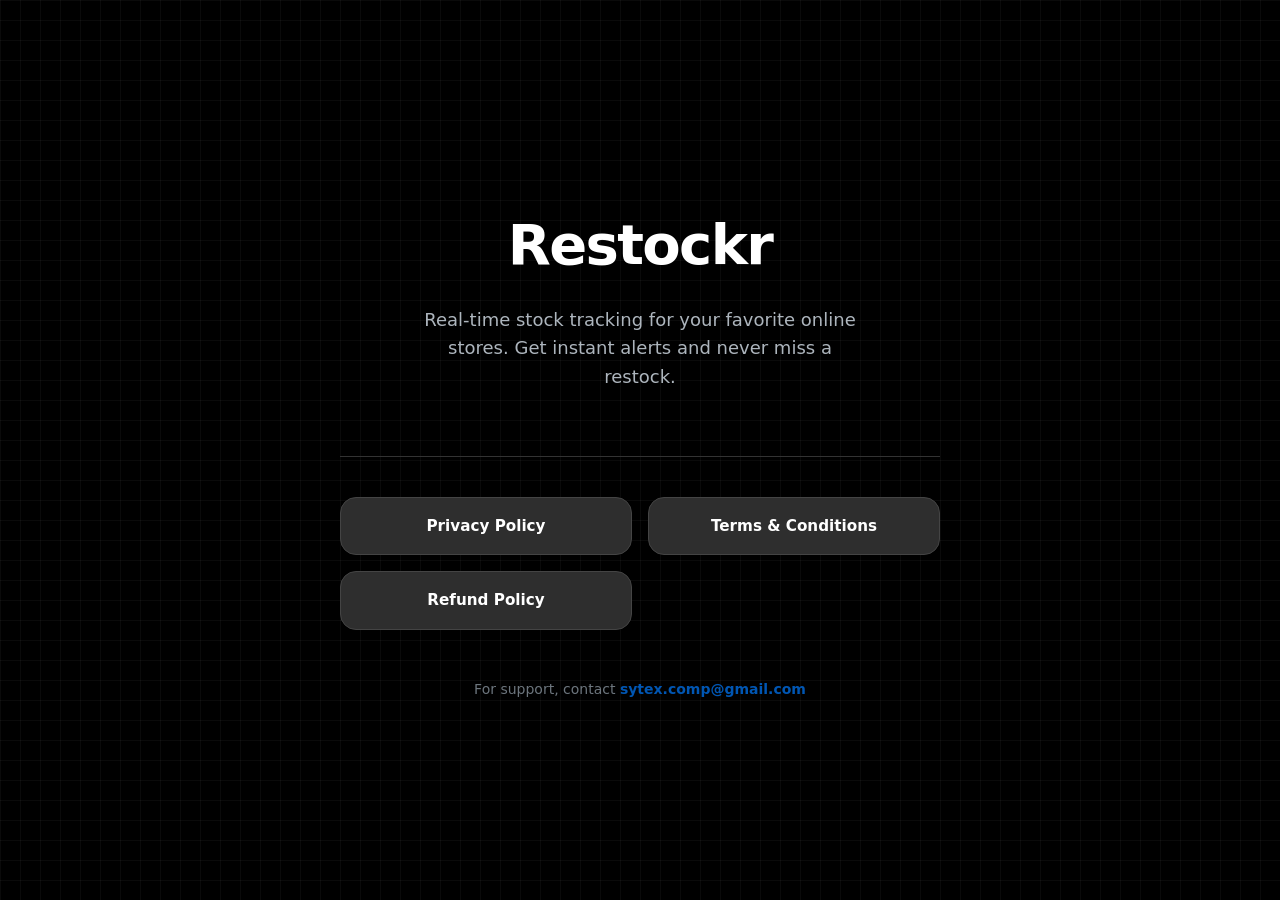
<file: index.html>
<!DOCTYPE html>
<html lang="en">
<head>
    <meta charset="UTF-8">
    <meta name="viewport" content="width=device-width, initial-scale=1.0">
    <title>Restockr</title>
    <style>
        * {
            margin: 0;
            padding: 0;
            box-sizing: border-box;
        }

        body {
            font-family: system-ui, -apple-system, BlinkMacSystemFont, "Segoe UI", Roboto, Helvetica, Arial, sans-serif;
            background-color: #000000;
            background-image: 
                linear-gradient(to right, rgba(255, 255, 255, 0.04) 1px, transparent 1px),
                linear-gradient(to bottom, rgba(255, 255, 255, 0.04) 1px, transparent 1px);
            background-size: 20px 20px;
            color: #FFFFFF;
            min-height: 100vh;
            display: flex;
            flex-direction: column;
            align-items: center;
            justify-content: center;
            padding: 2rem;
            line-height: 1.6;
        }

        .container {
            max-width: 600px;
            width: 100%;
            text-align: center;
        }

        .logo-section {
            margin-bottom: 3rem;
        }

        .app-name {
            font-size: 3.5rem;
            font-weight: 800;
            letter-spacing: -0.03em;
            margin-bottom: 1rem;
            color: #FFFFFF;
        }

        .tagline {
            font-size: 1.125rem;
            color: #ADB5BD;
            font-weight: 400;
            max-width: 440px;
            margin: 0 auto;
        }

        .links-section {
            display: grid;
            grid-template-columns: repeat(2, 1fr);
            gap: 1rem;
            margin-top: 4rem;
            padding-top: 2.5rem;
            border-top: 1px solid #333333;
        }

        .links-section a {
            background-color: #2E2E2E;
            border: 1px solid #444444;
            color: #FFFFFF;
            text-decoration: none;
            font-size: 0.95rem;
            font-weight: 600;
            padding: 1rem;
            border-radius: 16px;
            transition: background-color 0.2s ease, border-color 0.2s ease;
            display: flex;
            align-items: center;
            justify-content: center;
        }

        .links-section a:hover {
            background-color: #3E3E3E;
            border-color: #0056b3;
        }

        .support-text {
            margin-top: 3rem;
            font-size: 0.875rem;
            color: #6C757D;
        }

        .support-text a {
            color: #0056b3;
            text-decoration: none;
            font-weight: 600;
            transition: color 0.2s ease;
        }

        .support-text a:hover {
            color: #1E5BB3;
            text-decoration: underline;
        }

        @media (max-width: 480px) {
            .app-name {
                font-size: 2.75rem;
            }

            .tagline {
                font-size: 1rem;
            }

            .links-section {
                grid-template-columns: 1fr;
            }
        }
    </style>
</head>
<body>
    <main class="container">
        <section class="logo-section">
            <h1 class="app-name">Restockr</h1>
            <p class="tagline">Real-time stock tracking for your favorite online stores. Get instant alerts and never miss a restock.</p>
        </section>

        <nav class="links-section">
            <a href="privacy-policy.html">Privacy Policy</a>
            <a href="terms-conditions.html">Terms & Conditions</a>
            <a href="refund-policy.html">Refund Policy</a>
        </nav>

        <p class="support-text">For support, contact <a href="mailto:sytex.comp@gmail.com">sytex.comp@gmail.com</a></p>
    </main>
</body>
</html>
</file>
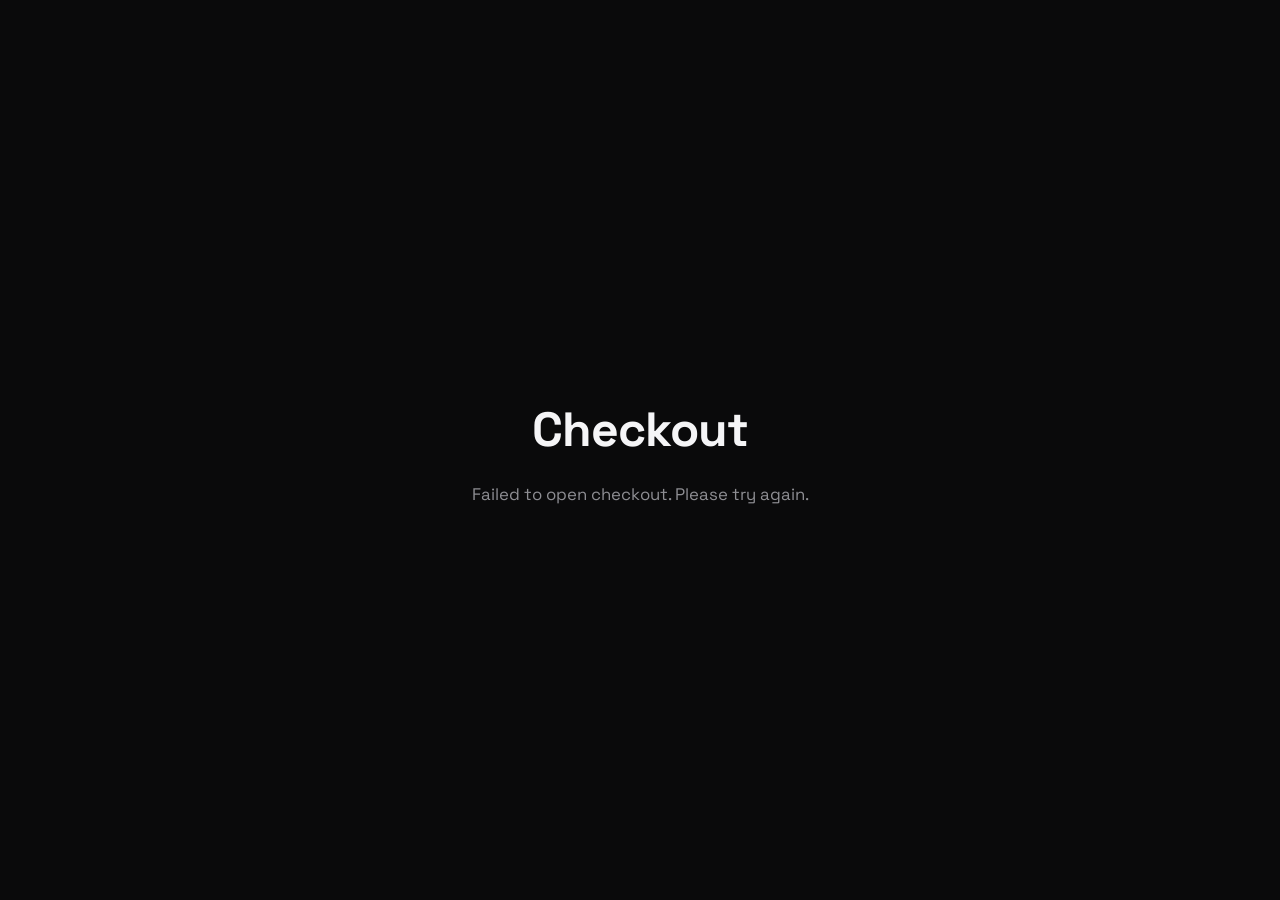
<file: checkout.html>
<!DOCTYPE html>
<html lang="en">

<head>
    <meta charset="utf-8">
    <meta name="viewport" content="width=device-width, initial-scale=1">
    <title>Checkout</title>

    <link rel="preconnect" href="https://fonts.googleapis.com">
    <link rel="preconnect" href="https://fonts.gstatic.com" crossorigin>
    <link href="https://fonts.googleapis.com/css2?family=Space+Grotesk:wght@400;500;600;700&display=swap" rel="stylesheet">
    <script src="https://cdn.paddle.com/paddle/v2/paddle.js"></script>

    <style>
        * {
            box-sizing: border-box;
            margin: 0;
            padding: 0;
        }

        :root {
            --bg-primary: #0a0a0b;
            --text-primary: #f5f5f7;
            --text-secondary: #8e8e93;
        }

        body {
            align-items: center;
            background-color: var(--bg-primary);
            color: var(--text-primary);
            display: flex;
            flex-direction: column;
            font-family: "Space Grotesk", sans-serif;
            justify-content: center;
            line-height: 1.6;
            min-height: 100vh;
            padding: 2rem;
        }

        .container {
            max-width: 600px;
            text-align: center;
            width: 100%;
        }

        .app-name {
            font-size: 3rem;
            font-weight: 700;
            letter-spacing: -0.02em;
            margin-bottom: 0.75rem;
        }

        .tagline {
            color: var(--text-secondary);
            font-size: 1.05rem;
            font-weight: 400;
            margin: 0 auto;
            max-width: 520px;
            white-space: pre-line;
        }
    </style>
</head>

<body>
    <main class="container">
        <h1 class="app-name">Checkout</h1>
        <p id="status" class="tagline">Preparing secure checkout...</p>
    </main>

    <script>
        var PADDLE_CLIENT_TOKEN = "live_9462949210d5841fcfefa2fad32";
        var DEFAULT_PRODUCT_ID = "pro_01m0ds3634p3d2hk5hr3z3xkbf";
        var DEFAULT_PRICE_ID = "pri_01m0ds6jbj2a3a1mp83zfkphk0";
        var DEFAULT_API_URL = "https://restockr-543543806944.europe-west1.run.app";
        var DEFAULT_RECEIPT_URL = "https://sytex-comp.github.io/receipt.html";

        function setStatus(message) {
            document.getElementById("status").textContent = message;
        }

        function query() {
            return new URLSearchParams(window.location.search);
        }

        function firstValue() {
            var index;

            for (index = 0; index < arguments.length; index += 1) {
                if (arguments[index] && String(arguments[index]).trim() !== "") {
                    return String(arguments[index]).trim();
                }
            }

            return "";
        }

        function transactionIdFromEvent(event) {
            var data = event && event.data ? event.data : {};
            var transaction = data.transaction || data.transaction_details || {};

            return firstValue(
                data.transaction_id,
                data.transactionId,
                data.id,
                transaction.id,
                transaction.transaction_id
            );
        }

        function receiptSnapshotFromCheckout(data, transactionId) {
            var payment = data && data.payment ? data.payment : {};
            var methodDetails = payment.method_details || {};

            return {
                orderId: transactionId,
                transactionId: transactionId,
                currency_code: data.currency_code,
                purchaseDate: new Date().toISOString(),
                items: (data.items || []).map(function (item) {
                    return {
                        product: item.product || {},
                        price: item.price || {},
                        quantity: item.quantity,
                        totals: item.totals || {}
                    };
                }),
                totals: data.totals || {},
                payment: {
                    method_details: {
                        type: methodDetails.type,
                        card: methodDetails.card ? {
                            type: methodDetails.card.type,
                            last4: methodDetails.card.last4
                        } : null
                    }
                }
            };
        }

        function storeReceiptSnapshot(transactionId, data) {
            var snapshot;

            try {
                snapshot = receiptSnapshotFromCheckout(data || {}, transactionId);
                sessionStorage.setItem("notBoringReceipt:" + transactionId, JSON.stringify(snapshot));
            } catch (error) {
                console.warn("Could not store receipt snapshot.", error);
            }
        }

        function redirectToReceipt(transactionId, params) {
            var receiptUrl = params.get("receiptUrl") || DEFAULT_RECEIPT_URL;
            var apiUrl = params.get("apiUrl") || DEFAULT_API_URL;
            var target = new URL(receiptUrl, window.location.href);

            target.searchParams.set("orderId", transactionId);
            target.searchParams.set("transactionId", transactionId);
            target.searchParams.set("productId", params.get("product") || DEFAULT_PRODUCT_ID);
            target.searchParams.set("priceId", params.get("price") || DEFAULT_PRICE_ID);
            target.searchParams.set("apiUrl", apiUrl);

            if (params.get("receiptEndpoint")) {
                target.searchParams.set("receiptEndpoint", params.get("receiptEndpoint"));
            }

            window.location.href = target.toString();
        }

        async function openCheckout() {
            var params = query();
            var priceId = params.get("price") || DEFAULT_PRICE_ID;
            var userId = params.get("userId");
            var userEmail = params.get("email");
            var checkoutData;

            if (!priceId || !priceId.startsWith("pri_")) {
                setStatus("No price ID found.\nExpected ?price=pri_...");
                return;
            }

            if (!PADDLE_CLIENT_TOKEN || PADDLE_CLIENT_TOKEN.indexOf("YOUR_CLIENT_SIDE_TOKEN") !== -1) {
                setStatus("Missing Paddle client token.");
                return;
            }

            try {
                Paddle.Initialize({
                    token: PADDLE_CLIENT_TOKEN,
                    eventCallback: function (event) {
                        var transactionId;

                        if (!event || event.name !== "checkout.completed") {
                            return;
                        }

                        transactionId = transactionIdFromEvent(event);

                        if (!transactionId) {
                            setStatus("Checkout completed, but no transaction ID was returned.");
                            return;
                        }

                        storeReceiptSnapshot(transactionId, event.data);
                        redirectToReceipt(transactionId, params);
                    }
                });

                setStatus("Opening checkout...");

                checkoutData = {
                    items: [
                        {
                            priceId: priceId,
                            quantity: 1
                        }
                    ],
                    customData: {
                        productId: params.get("product") || DEFAULT_PRODUCT_ID,
                        userId: userId || ""
                    },
                    settings: {
                        displayMode: "overlay",
                        theme: "light",
                        locale: "en"
                    }
                };

                if (userEmail && userEmail.trim() !== "") {
                    checkoutData.customer = {
                        email: userEmail
                    };
                }

                Paddle.Checkout.open(checkoutData);
            } catch (error) {
                console.error(error);
                setStatus("Failed to open checkout. Please try again.");
            }
        }

        openCheckout();
    </script>
</body>

</html>
</file>
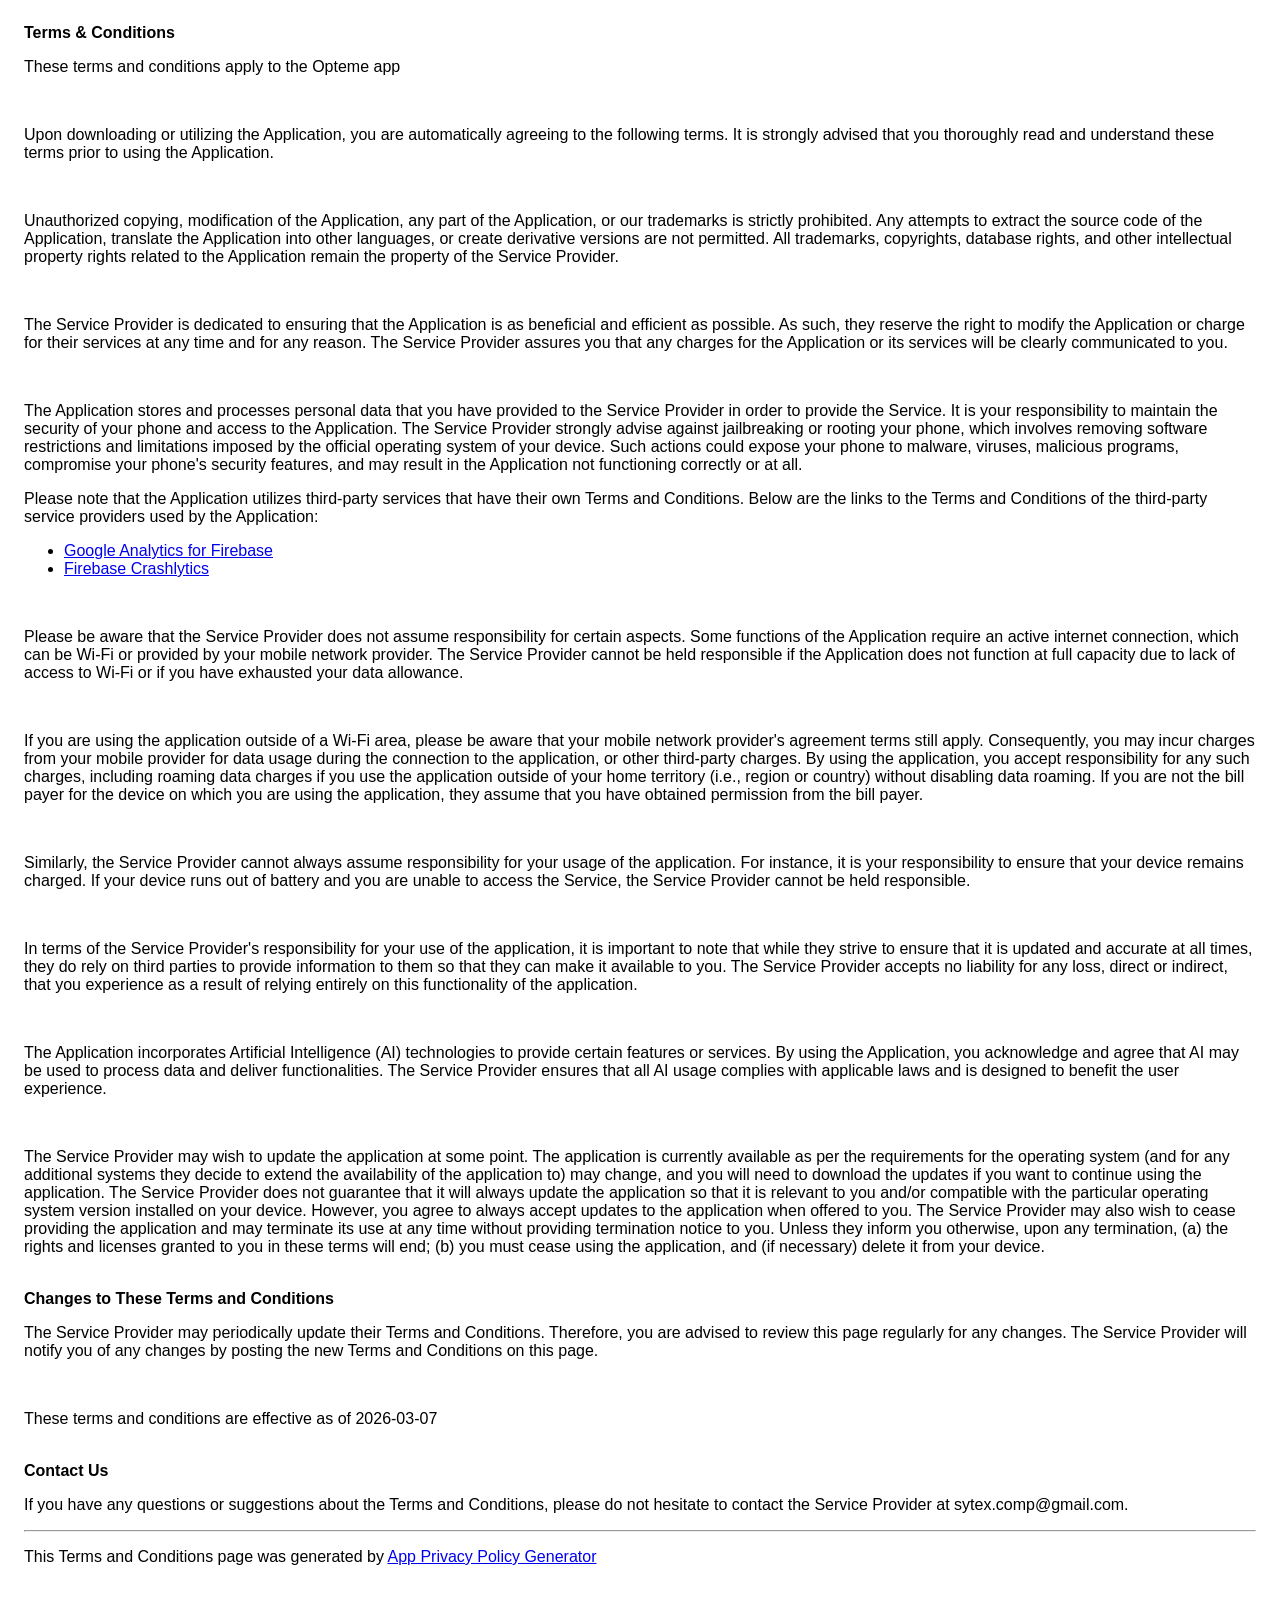
<file: index (2).html>
<!DOCTYPE html>
    <html>
    <head>
      <meta charset='utf-8'>
      <meta name='viewport' content='width=device-width'>
      <title>Terms &amp; Conditions</title>
      <style> body { font-family: 'Helvetica Neue', Helvetica, Arial, sans-serif; padding:1em; } </style>
    </head>
    <body>
    <strong>Terms &amp; Conditions</strong><br><p>These terms and conditions apply to the Opteme app </p><br><p>Upon downloading or utilizing the Application, you are automatically agreeing to the following terms. It is strongly advised that you thoroughly read and understand these terms prior to using the Application.</p><div><br><p>Unauthorized copying, modification of the Application, any part of the Application, or our trademarks is strictly prohibited. Any attempts to extract the source code of the Application, translate the Application into other languages, or create derivative versions are not permitted. All trademarks, copyrights, database rights, and other intellectual property rights related to the Application remain the property of the Service Provider.</p></div><br><p>The Service Provider is dedicated to ensuring that the Application is as beneficial and efficient as possible. As such, they reserve the right to modify the Application or charge for their services at any time and for any reason. The Service Provider assures you that any charges for the Application or its services will be clearly communicated to you.</p><br><p>The Application stores and processes personal data that you have provided to the Service Provider in order to provide the Service. It is your responsibility to maintain the security of your phone and access to the Application. The Service Provider strongly advise against jailbreaking or rooting your phone, which involves removing software restrictions and limitations imposed by the official operating system of your device. Such actions could expose your phone to malware, viruses, malicious programs, compromise your phone's security features, and may result in the Application not functioning correctly or at all.</p><div><p>Please note that the Application utilizes third-party services that have their own Terms and Conditions. Below are the links to the Terms and Conditions of the third-party service providers used by the Application:</p><ul><li><a href="https://www.google.com/analytics/terms/" target="_blank" rel="noopener noreferrer">Google Analytics for Firebase</a></li><li><a href="https://firebase.google.com/terms/crashlytics" target="_blank" rel="noopener noreferrer">Firebase Crashlytics</a></li></ul></div><br><p>Please be aware that the Service Provider does not assume responsibility for certain aspects. Some functions of the Application require an active internet connection, which can be Wi-Fi or provided by your mobile network provider. The Service Provider cannot be held responsible if the Application does not function at full capacity due to lack of access to Wi-Fi or if you have exhausted your data allowance.</p><br><p>If you are using the application outside of a Wi-Fi area, please be aware that your mobile network provider's agreement terms still apply. Consequently, you may incur charges from your mobile provider for data usage during the connection to the application, or other third-party charges. By using the application, you accept responsibility for any such charges, including roaming data charges if you use the application outside of your home territory (i.e., region or country) without disabling data roaming. If you are not the bill payer for the device on which you are using the application, they assume that you have obtained permission from the bill payer.</p><br><p>Similarly, the Service Provider cannot always assume responsibility for your usage of the application. For instance, it is your responsibility to ensure that your device remains charged. If your device runs out of battery and you are unable to access the Service, the Service Provider cannot be held responsible.</p><br><p>In terms of the Service Provider's responsibility for your use of the application, it is important to note that while they strive to ensure that it is updated and accurate at all times, they do rely on third parties to provide information to them so that they can make it available to you. The Service Provider accepts no liability for any loss, direct or indirect, that you experience as a result of relying entirely on this functionality of the application.</p><br><div><p>The Application incorporates Artificial Intelligence (AI) technologies to provide certain features or services. By using the Application, you acknowledge and agree that AI may be used to process data and deliver functionalities. The Service Provider ensures that all AI usage complies with applicable laws and is designed to benefit the user experience.</p><br></div><p>The Service Provider may wish to update the application at some point. The application is currently available as per the requirements for the operating system (and for any additional systems they decide to extend the availability of the application to) may change, and you will need to download the updates if you want to continue using the application. The Service Provider does not guarantee that it will always update the application so that it is relevant to you and/or compatible with the particular operating system version installed on your device. However, you agree to always accept updates to the application when offered to you. The Service Provider may also wish to cease providing the application and may terminate its use at any time without providing termination notice to you. Unless they inform you otherwise, upon any termination, (a) the rights and licenses granted to you in these terms will end; (b) you must cease using the application, and (if necessary) delete it from your device.</p><br><strong>Changes to These Terms and Conditions</strong><p>The Service Provider may periodically update their Terms and Conditions. Therefore, you are advised to review this page regularly for any changes. The Service Provider will notify you of any changes by posting the new Terms and Conditions on this page.</p><br><p>These terms and conditions are effective as of 2026-03-07</p><br><strong>Contact Us</strong><p>If you have any questions or suggestions about the Terms and Conditions, please do not hesitate to contact the Service Provider at sytex.comp@gmail.com.</p><hr><p>This Terms and Conditions page was generated by <a href="https://app-privacy-policy-generator.nisrulz.com/" target="_blank" rel="noopener noreferrer">App Privacy Policy Generator</a></p>
    </body>
    </html>
</file>
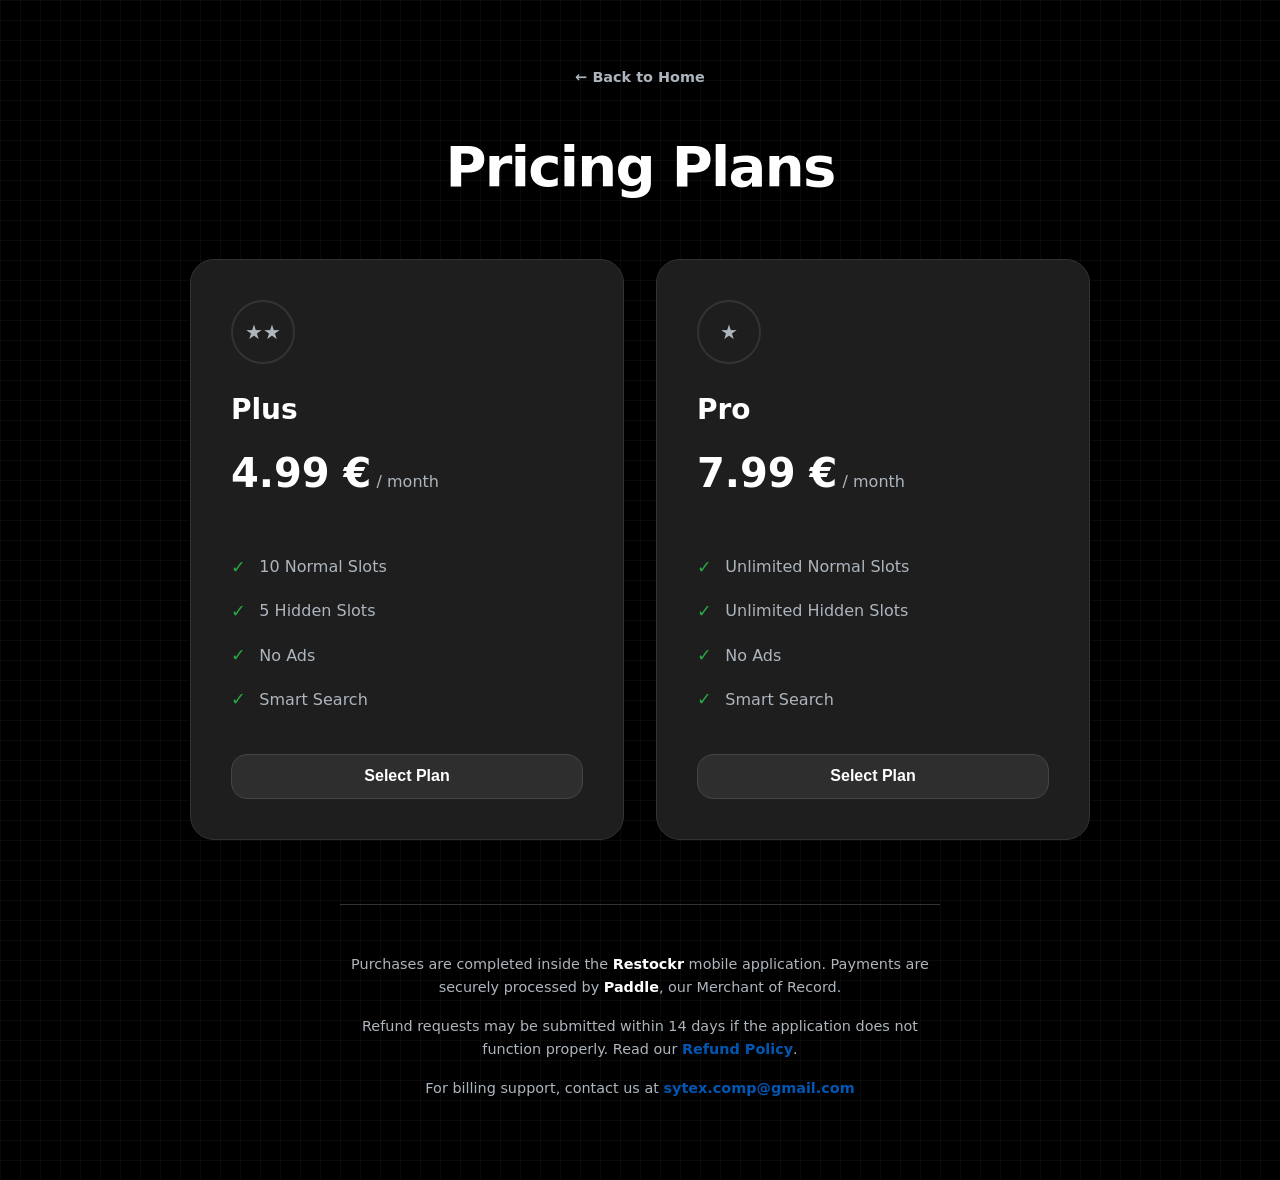
<file: pricing-page.html>
<!DOCTYPE html>
<html lang="en">
<head>
    <meta charset="UTF-8">
    <meta name="viewport" content="width=device-width, initial-scale=1.0">
    <title>Pricing Plans - Restockr</title>
    <style>
        * {
            margin: 0;
            padding: 0;
            box-sizing: border-box;
        }

        body {
            font-family: system-ui, -apple-system, BlinkMacSystemFont, "Segoe UI", Roboto, Helvetica, Arial, sans-serif;
            background-color: #000000;
            background-image: 
                linear-gradient(to right, rgba(255, 255, 255, 0.04) 1px, transparent 1px),
                linear-gradient(to bottom, rgba(255, 255, 255, 0.04) 1px, transparent 1px);
            background-size: 20px 20px;
            color: #ADB5BD;
            line-height: 1.6;
            display: flex;
            flex-direction: column;
            align-items: center;
            padding: 4rem 2rem;
        }

        .container {
            max-width: 900px;
            width: 100%;
        }

        .back-nav {
            margin-bottom: 2rem;
            text-align: center;
        }

        .back-nav a {
            color: #ADB5BD;
            text-decoration: none;
            font-size: 0.9rem;
            font-weight: 600;
            transition: color 0.2s ease;
        }

        .back-nav a:hover {
            color: #0056b3;
        }

        h1 {
            font-size: 3.5rem;
            font-weight: 800;
            letter-spacing: -0.03em;
            margin-bottom: 3rem;
            text-align: center;
            color: #FFFFFF;
        }

        .pricing-grid {
            display: grid;
            grid-template-columns: repeat(auto-fit, minmax(300px, 1fr));
            gap: 2rem;
            margin-bottom: 4rem;
        }

        .card {
            background-color: #1E1E1E;
            border: 1px solid #333333;
            border-radius: 24px;
            padding: 2.5rem;
            display: flex;
            flex-direction: column;
            transition: border-color 0.2s ease;
        }

        .card:hover {
            border-color: #0056b3;
        }

        .stars-container {
            width: 64px;
            height: 64px;
            border: 2px solid #333333;
            border-radius: 50%;
            display: flex;
            align-items: center;
            justify-content: center;
            margin-bottom: 1.5rem;
        }

        .stars-container span {
            color: #ADB5BD;
            font-size: 1.25rem;
            line-height: 1;
        }

        .plan-name {
            font-size: 1.75rem;
            font-weight: 700;
            color: #FFFFFF;
            margin-bottom: 0.5rem;
        }

        .price-container {
            margin-bottom: 2rem;
        }

        .current-price {
            font-size: 2.5rem;
            font-weight: 800;
            color: #FFFFFF;
        }

        .billing-cycle {
            font-size: 1rem;
            color: #ADB5BD;
        }

        ul {
            list-style: none;
            margin-top: 1rem;
            flex-grow: 1;
        }

        li {
            margin-bottom: 1rem;
            font-size: 1rem;
            display: flex;
            align-items: center;
            color: #ADB5BD;
        }

        li.included::before {
            content: "✓";
            color: #28A745;
            margin-right: 0.85rem;
            font-weight: bold;
            font-size: 1.1rem;
        }

        li.excluded::before {
            content: "✗";
            color: #DC3545;
            margin-right: 0.85rem;
            font-weight: bold;
            font-size: 1.1rem;
        }

        .select-btn {
            background-color: #2E2E2E;
            border: 1px solid #444444;
            color: #FFFFFF;
            font-weight: bold;
            font-size: 1rem;
            padding: 0.8rem;
            border-radius: 16px;
            width: 100%;
            cursor: pointer;
            transition: background-color 0.2s ease, border-color 0.2s ease;
            text-align: center;
            text-decoration: none;
            display: inline-block;
            margin-top: 1.5rem;
        }

        .select-btn:hover {
            background-color: #3E3E3E;
            border-color: #0056b3;
        }

        .footer-note {
            text-align: center;
            padding-top: 3rem;
            border-top: 1px solid #333333;
            max-width: 600px;
            margin: 0 auto;
            font-size: 0.9rem;
        }

        .footer-note p {
            margin-bottom: 1rem;
        }

        .footer-note strong {
            color: #FFFFFF;
        }

        a {
            color: #0056b3;
            text-decoration: none;
            font-weight: 600;
            transition: color 0.2s ease;
        }

        a:hover {
            color: #1E5BB3;
            text-decoration: underline;
        }

        @media (max-width: 480px) {
            h1 { font-size: 2.5rem; }
            .card { padding: 1.5rem; }
        }
    </style>
</head>
<body>
    <main class="container">
        <div class="back-nav">
            <a href="index.html">← Back to Home</a>
        </div>

        <h1>Pricing Plans</h1>

        <div class="pricing-grid">
            <!-- Plus Plan -->
            <div class="card">
                <div class="stars-container">
                    <span>★★</span>
                </div>
                <h2 class="plan-name">Plus</h2>
                <div class="price-container">
                    <span class="current-price">4.99 €</span>
                    <span class="billing-cycle">/ month</span>
                </div>
                <ul>
                    <li class="included">10 Normal Slots</li>
                    <li class="included">5 Hidden Slots</li>
                    <li class="included">No Ads</li>
                    <li class="included">Smart Search</li>
                </ul>
                <button class="select-btn">Select Plan</button>
            </div>

            <!-- Pro Plan -->
            <div class="card">
                <div class="stars-container">
                    <span>★</span>
                </div>
                <h2 class="plan-name">Pro</h2>
                <div class="price-container">
                    <span class="current-price">7.99 €</span>
                    <span class="billing-cycle">/ month</span>
                </div>
                <ul>
                    <li class="included">Unlimited Normal Slots</li>
                    <li class="included">Unlimited Hidden Slots</li>
                    <li class="included">No Ads</li>
                    <li class="included">Smart Search</li>
                </ul>
                <button class="select-btn">Select Plan</button>
            </div>
        </div>

        <footer class="footer-note">
            <p>Purchases are completed inside the <strong>Restockr</strong> mobile application. Payments are securely processed by <strong>Paddle</strong>, our Merchant of Record.</p>
            <p>Refund requests may be submitted within 14 days if the application does not function properly. Read our <a href="refund-policy.html">Refund Policy</a>.</p>
            <p>For billing support, contact us at <a href="mailto:sytex.comp@gmail.com">sytex.comp@gmail.com</a></p>
        </footer>
    </main>
</body>
</html>
</file>
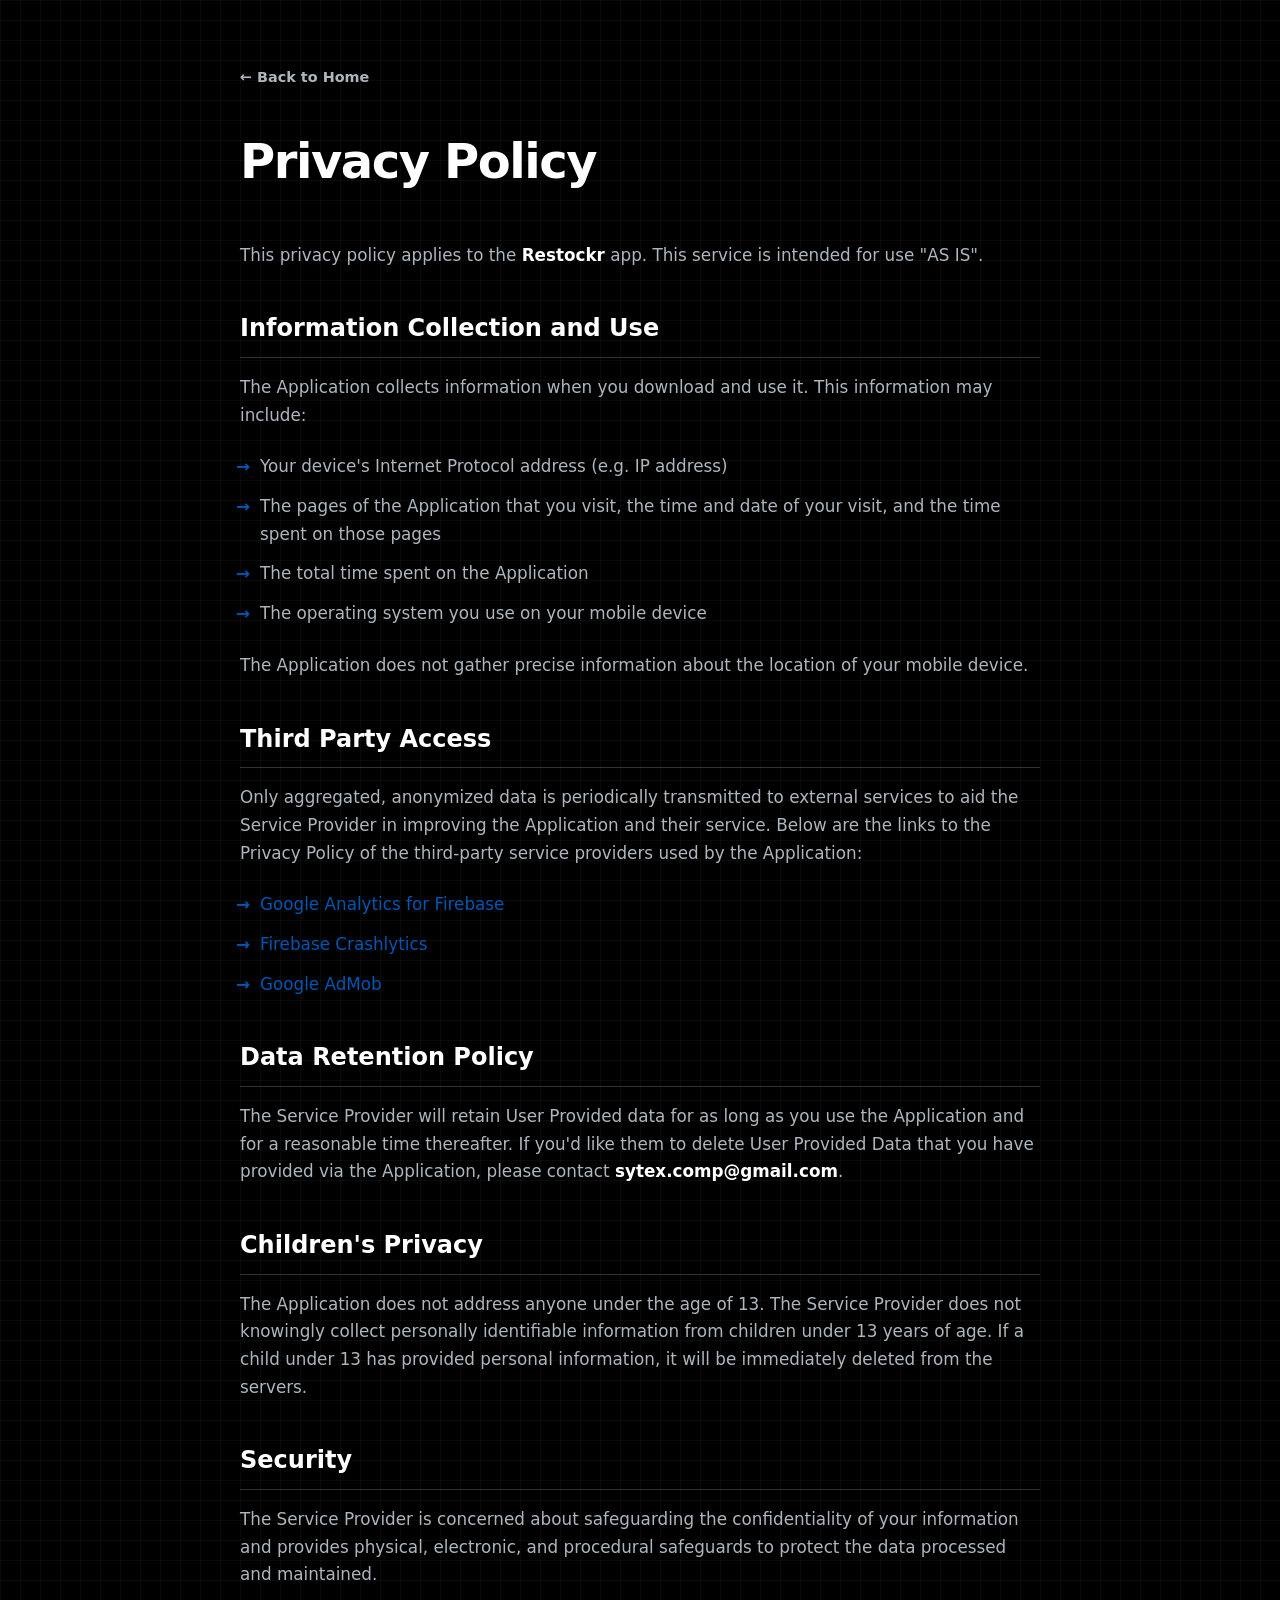
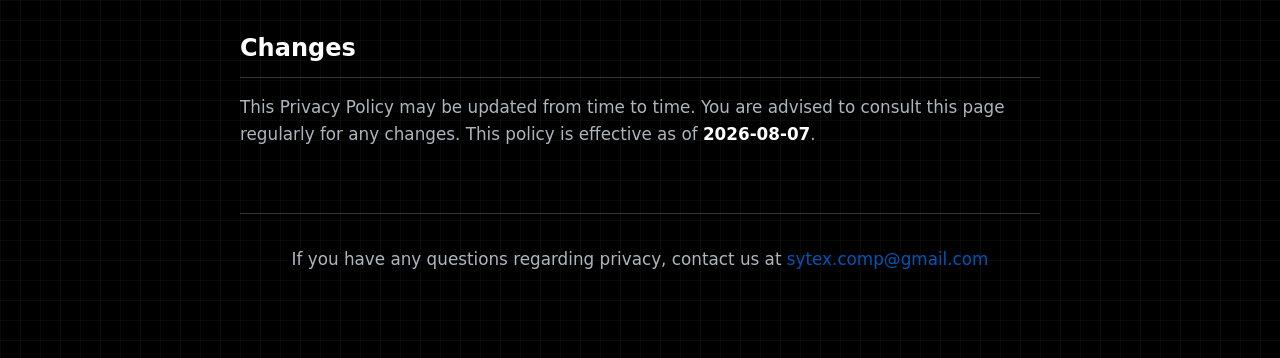
<file: privacy-policy.html>
<!DOCTYPE html>
<html lang="en">
<head>
    <meta charset="UTF-8">
    <meta name="viewport" content="width=device-width, initial-scale=1.0">
    <title>Privacy Policy - Restockr</title>
    <style>
        * {
            margin: 0;
            padding: 0;
            box-sizing: border-box;
        }

        body {
            font-family: system-ui, -apple-system, BlinkMacSystemFont, "Segoe UI", Roboto, Helvetica, Arial, sans-serif;
            background-color: #000000;
            background-image: 
                linear-gradient(to right, rgba(255, 255, 255, 0.04) 1px, transparent 1px),
                linear-gradient(to bottom, rgba(255, 255, 255, 0.04) 1px, transparent 1px);
            background-size: 20px 20px;
            color: #ADB5BD;
            line-height: 1.65;
            display: flex;
            flex-direction: column;
            align-items: center;
            padding: 4rem 2rem;
        }

        .container {
            max-width: 800px;
            width: 100%;
        }

        .back-nav {
            margin-bottom: 2rem;
        }

        .back-nav a {
            color: #ADB5BD;
            text-decoration: none;
            font-size: 0.9rem;
            font-weight: 600;
            transition: color 0.2s ease;
        }

        .back-nav a:hover {
            color: #0056b3;
        }

        h1 {
            font-size: 3rem;
            font-weight: 800;
            letter-spacing: -0.03em;
            margin-bottom: 2.5rem;
            color: #FFFFFF;
        }

        h2 {
            font-size: 1.5rem;
            font-weight: 700;
            color: #FFFFFF;
            margin: 2.5rem 0 1rem 0;
            border-bottom: 1px solid #333333;
            padding-bottom: 0.5rem;
        }

        p {
            margin-bottom: 1.25rem;
            font-size: 1.05rem;
        }

        strong {
            color: #FFFFFF;
            font-weight: 700;
        }

        ul {
            margin: 1.5rem 0;
            padding-left: 1.25rem;
            list-style-type: none;
        }

        li {
            margin-bottom: 0.75rem;
            position: relative;
            font-size: 1.05rem;
        }

        li::before {
            content: "→";
            position: absolute;
            left: -1.5rem;
            color: #0056b3;
            font-weight: bold;
        }

        a {
            color: #0056b3;
            text-decoration: none;
            transition: color 0.2s ease;
        }

        a:hover {
            color: #1E5BB3;
            text-decoration: underline;
        }

        .footer-note {
            margin-top: 4rem;
            padding-top: 2rem;
            border-top: 1px solid #333333;
            text-align: center;
            font-size: 0.875rem;
        }

        @media (max-width: 480px) {
            body {
                padding: 2rem 1.5rem;
            }
            h1 {
                font-size: 2.25rem;
            }
            h2 {
                font-size: 1.25rem;
            }
            p, li {
                font-size: 1rem;
            }
        }
    </style>
</head>
<body>
    <main class="container">
        <div class="back-nav">
            <a href="index.html">← Back to Home</a>
        </div>

        <h1>Privacy Policy</h1>
        
        <p>This privacy policy applies to the <strong>Restockr</strong> app. This service is intended for use "AS IS".</p>

        <h2>Information Collection and Use</h2>
        <p>The Application collects information when you download and use it. This information may include:</p>
        <ul>
            <li>Your device's Internet Protocol address (e.g. IP address)</li>
            <li>The pages of the Application that you visit, the time and date of your visit, and the time spent on those pages</li>
            <li>The total time spent on the Application</li>
            <li>The operating system you use on your mobile device</li>
        </ul>
        <p>The Application does not gather precise information about the location of your mobile device.</p>

        <h2>Third Party Access</h2>
        <p>Only aggregated, anonymized data is periodically transmitted to external services to aid the Service Provider in improving the Application and their service. Below are the links to the Privacy Policy of the third-party service providers used by the Application:</p>
        <ul>
            <li><a href="https://firebase.google.com/support/privacy" target="_blank" rel="noopener noreferrer">Google Analytics for Firebase</a></li>
            <li><a href="https://firebase.google.com/support/privacy/" target="_blank" rel="noopener noreferrer">Firebase Crashlytics</a></li>
            <li><a href="https://policies.google.com/privacy" target="_blank" rel="noopener noreferrer">Google AdMob</a></li>
        </ul>

        <h2>Data Retention Policy</h2>
        <p>The Service Provider will retain User Provided data for as long as you use the Application and for a reasonable time thereafter. If you'd like them to delete User Provided Data that you have provided via the Application, please contact <strong>sytex.comp@gmail.com</strong>.</p>

        <h2>Children's Privacy</h2>
        <p>The Application does not address anyone under the age of 13. The Service Provider does not knowingly collect personally identifiable information from children under 13 years of age. If a child under 13 has provided personal information, it will be immediately deleted from the servers.</p>

        <h2>Security</h2>
        <p>The Service Provider is concerned about safeguarding the confidentiality of your information and provides physical, electronic, and procedural safeguards to protect the data processed and maintained.</p>

        <h2>Changes</h2>
        <p>This Privacy Policy may be updated from time to time. You are advised to consult this page regularly for any changes. This policy is effective as of <strong>2026-08-07</strong>.</p>

        <div class="footer-note">
            <p>If you have any questions regarding privacy, contact us at <a href="mailto:sytex.comp@gmail.com">sytex.comp@gmail.com</a></p>
        </div>
    </main>
</body>
</html>
</file>
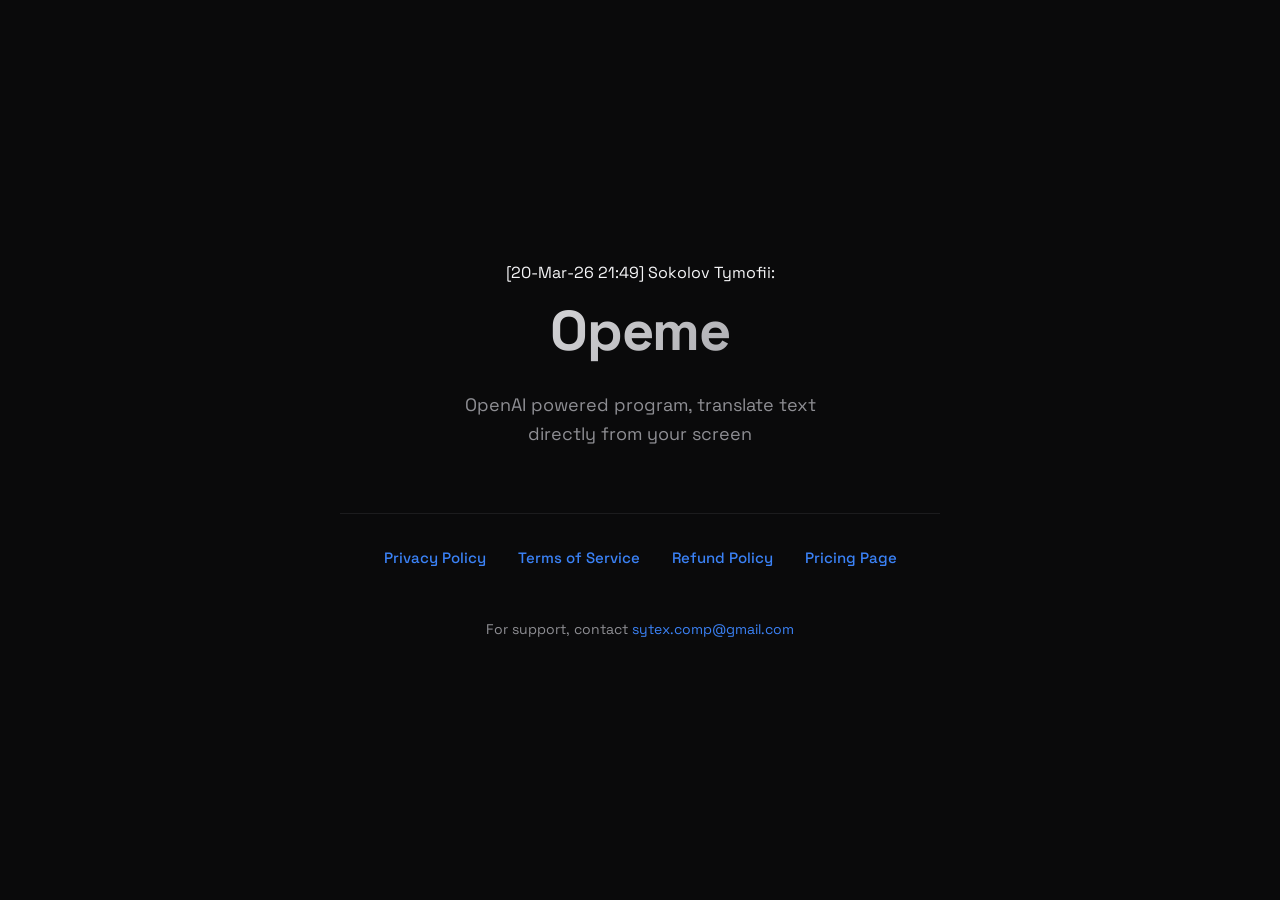
<file: README.html>
[20-Mar-26 21:49] Sokolov Tymofii: <!DOCTYPE html>
<html lang="en">
<head>
    <meta charset="UTF-8">
    <meta name="viewport" content="width=device-width, initial-scale=1.0">
    <title>Opeme - Translate Text From Your Screen</title>
    <link rel="preconnect" href="https://fonts.googleapis.com">
    <link rel="preconnect" href="https://fonts.gstatic.com" crossorigin>
    <link href="https://fonts.googleapis.com/css2?family=Space+Grotesk:wght@400;500;600;700&display=swap" rel="stylesheet">
    <style>
        * {
            margin: 0;
            padding: 0;
            box-sizing: border-box;
        }

        :root {
            --bg-primary: #0a0a0b;
            --bg-secondary: #111113;
            --text-primary: #f5f5f7;
            --text-secondary: #8e8e93;
            --accent-blue: #3b82f6;
            --accent-blue-hover: #60a5fa;
            --border-color: #1c1c1e;
        }

        body {
            font-family: 'Space Grotesk', sans-serif;
            background-color: var(--bg-primary);
            color: var(--text-primary);
            min-height: 100vh;
            display: flex;
            flex-direction: column;
            align-items: center;
            justify-content: center;
            padding: 2rem;
            line-height: 1.6;
        }

        .container {
            max-width: 600px;
            width: 100%;
            text-align: center;
        }

        .logo-section {
            margin-bottom: 3rem;
        }

        .app-name {
            font-size: 3.5rem;
            font-weight: 700;
            letter-spacing: -0.02em;
            margin-bottom: 1rem;
            background: linear-gradient(135deg, var(--text-primary) 0%, var(--text-secondary) 100%);
            -webkit-background-clip: text;
            -webkit-text-fill-color: transparent;
            background-clip: text;
        }

        .tagline {
            font-size: 1.125rem;
            color: var(--text-secondary);
            font-weight: 400;
            max-width: 400px;
            margin: 0 auto;
        }

        .powered-by {
            display: inline-flex;
            align-items: center;
            gap: 0.5rem;
            margin-top: 1.5rem;
            padding: 0.5rem 1rem;
            background-color: var(--bg-secondary);
            border: 1px solid var(--border-color);
            border-radius: 100px;
            font-size: 0.875rem;
            color: var(--text-secondary);
        }

        .powered-by svg {
            width: 16px;
            height: 16px;
        }

        .links-section {
            display: flex;
            flex-wrap: wrap;
            justify-content: center;
            gap: 1.5rem 2rem;
            margin-top: 4rem;
            padding-top: 2rem;
            border-top: 1px solid var(--border-color);
        }

        .links-section a {
            color: var(--accent-blue);
            text-decoration: none;
            font-size: 0.9375rem;
            font-weight: 500;
            transition: color 0.2s ease;
            position: relative;
        }

        .links-section a::after {
            content: '';
            position: absolute;
            bottom: -2px;
            left: 0;
            width: 0;
            height: 1px;
            background-color: var(--accent-blue-hover);
            transition: width 0.2s ease;
        }

        .links-section a:hover {
            color: var(--accent-blue-hover);
        }

        .links-section a:hover::after {
            width: 100%;
        }

        .support-text {
            margin-top: 3rem;
            font-size: 0.875rem;
            color: var(--text-secondary);
        }

        .support-text a {
            color: var(--accent-blue);
            text-decoration: none;
            transition: color 0.2s ease;
        }

        .support-text a:hover {
            color: var(--accent-blue-hover);
        }

        @media (max-width: 480px) {
            .app-name {
                font-size: 2.5rem;
            }

            .tagline {
                font-size: 1rem;
            }
[20-Mar-26 21:49] Sokolov Tymofii: .links-section {
                gap: 1rem 1.5rem;
            }
        }
    </style>
</head>
<body>
    <main class="container">
        <section class="logo-section">
            <h1 class="app-name">Opeme</h1>
            <p class="tagline">OpenAI powered program, translate text directly from your screen</p>
        </section>

        <nav class="links-section">
            <a href="https://sytex-comp.github.io/privacy-policy">Privacy Policy</a>
            <a href="https://sytex-comp.github.io/terms-conditions">Terms of Service</a>
            <a href="https://sytex-comp.github.io/refund-policy">Refund Policy</a>
            <a href="https://sytex-comp.github.io/pricing-page">Pricing Page</a>
        </nav>

        <p class="support-text">For support, contact <a href="mailto:sytex.comp@gmail.com">sytex.comp@gmail.com</a></p>
    </main>
</body>
</html>
</file>
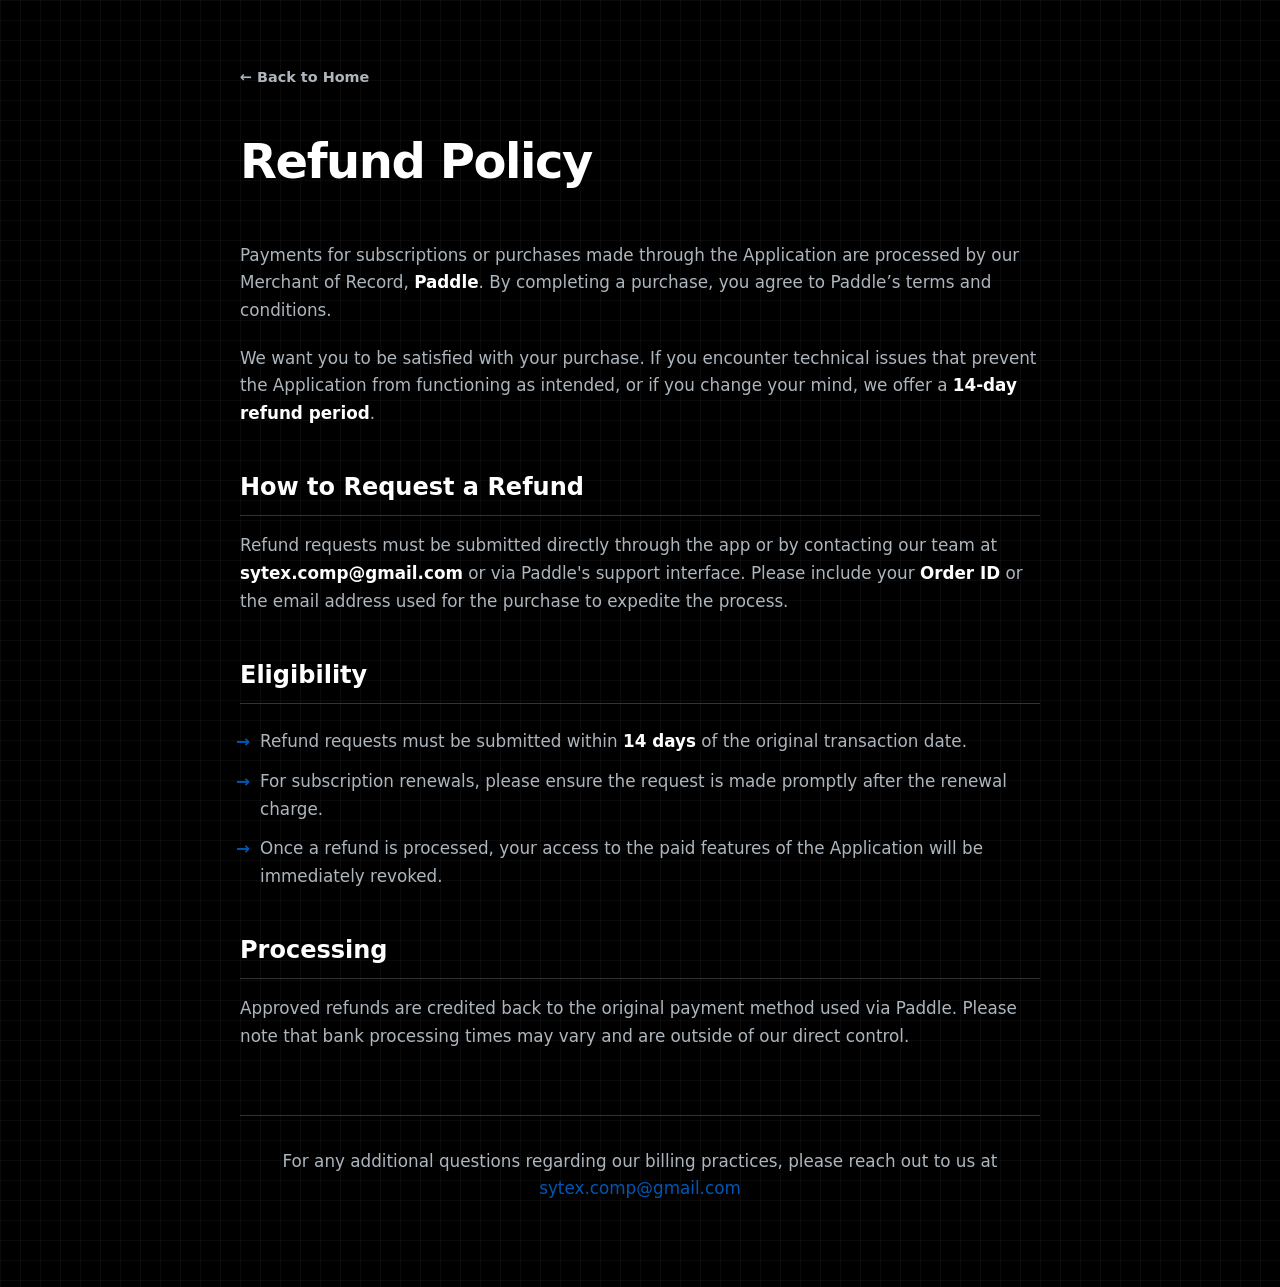
<file: refund-policy.html>
<!DOCTYPE html>
<html lang="en">
<head>
    <meta charset="UTF-8">
    <meta name="viewport" content="width=device-width, initial-scale=1.0">
    <title>Refund Policy - Restockr</title>
    <style>
        * {
            margin: 0;
            padding: 0;
            box-sizing: border-box;
        }

        body {
            font-family: system-ui, -apple-system, BlinkMacSystemFont, "Segoe UI", Roboto, Helvetica, Arial, sans-serif;
            background-color: #000000;
            background-image: 
                linear-gradient(to right, rgba(255, 255, 255, 0.04) 1px, transparent 1px),
                linear-gradient(to bottom, rgba(255, 255, 255, 0.04) 1px, transparent 1px);
            background-size: 20px 20px;
            color: #ADB5BD;
            line-height: 1.65;
            display: flex;
            flex-direction: column;
            align-items: center;
            padding: 4rem 2rem;
        }

        .container {
            max-width: 800px;
            width: 100%;
        }

        .back-nav {
            margin-bottom: 2rem;
        }

        .back-nav a {
            color: #ADB5BD;
            text-decoration: none;
            font-size: 0.9rem;
            font-weight: 600;
            transition: color 0.2s ease;
        }

        .back-nav a:hover {
            color: #0056b3;
        }

        h1 {
            font-size: 3rem;
            font-weight: 800;
            letter-spacing: -0.03em;
            margin-bottom: 2.5rem;
            color: #FFFFFF;
        }

        h2 {
            font-size: 1.5rem;
            font-weight: 700;
            color: #FFFFFF;
            margin: 2.5rem 0 1rem 0;
            border-bottom: 1px solid #333333;
            padding-bottom: 0.5rem;
        }

        p {
            margin-bottom: 1.25rem;
            font-size: 1.05rem;
        }

        strong {
            color: #FFFFFF;
            font-weight: 700;
        }

        ul {
            margin: 1.5rem 0;
            padding-left: 1.25rem;
            list-style-type: none;
        }

        li {
            margin-bottom: 0.75rem;
            position: relative;
            font-size: 1.05rem;
        }

        li::before {
            content: "→";
            position: absolute;
            left: -1.5rem;
            color: #0056b3;
            font-weight: bold;
        }

        a {
            color: #0056b3;
            text-decoration: none;
            transition: color 0.2s ease;
        }

        a:hover {
            color: #1E5BB3;
            text-decoration: underline;
        }

        .footer-note {
            margin-top: 4rem;
            padding-top: 2rem;
            border-top: 1px solid #333333;
            text-align: center;
            font-size: 0.875rem;
        }

        @media (max-width: 480px) {
            body {
                padding: 2rem 1.5rem;
            }
            h1 {
                font-size: 2.25rem;
            }
            h2 {
                font-size: 1.25rem;
            }
            p, li {
                font-size: 1rem;
            }
        }
    </style>
</head>
<body>
    <main class="container">
        <div class="back-nav">
            <a href="index.html">← Back to Home</a>
        </div>

        <h1>Refund Policy</h1>
        
        <p>Payments for subscriptions or purchases made through the Application are processed by our Merchant of Record, <strong>Paddle</strong>. By completing a purchase, you agree to Paddle’s terms and conditions.</p>

        <p>We want you to be satisfied with your purchase. If you encounter technical issues that prevent the Application from functioning as intended, or if you change your mind, we offer a <strong>14-day refund period</strong>.</p>

        <h2>How to Request a Refund</h2>
        <p>Refund requests must be submitted directly through the app or by contacting our team at <a href="mailto:sytex.comp@gmail.com"><strong>sytex.comp@gmail.com</strong></a> or via Paddle's support interface. Please include your <strong>Order ID</strong> or the email address used for the purchase to expedite the process.</p>

        <h2>Eligibility</h2>
        <ul>
            <li>Refund requests must be submitted within <strong>14 days</strong> of the original transaction date.</li>
            <li>For subscription renewals, please ensure the request is made promptly after the renewal charge.</li>
            <li>Once a refund is processed, your access to the paid features of the Application will be immediately revoked.</li>
        </ul>

        <h2>Processing</h2>
        <p>Approved refunds are credited back to the original payment method used via Paddle. Please note that bank processing times may vary and are outside of our direct control.</p>

        <div class="footer-note">
            <p>For any additional questions regarding our billing practices, please reach out to us at <a href="mailto:sytex.comp@gmail.com">sytex.comp@gmail.com</a></p>
        </div>
    </main>
</body>
</html>
</file>
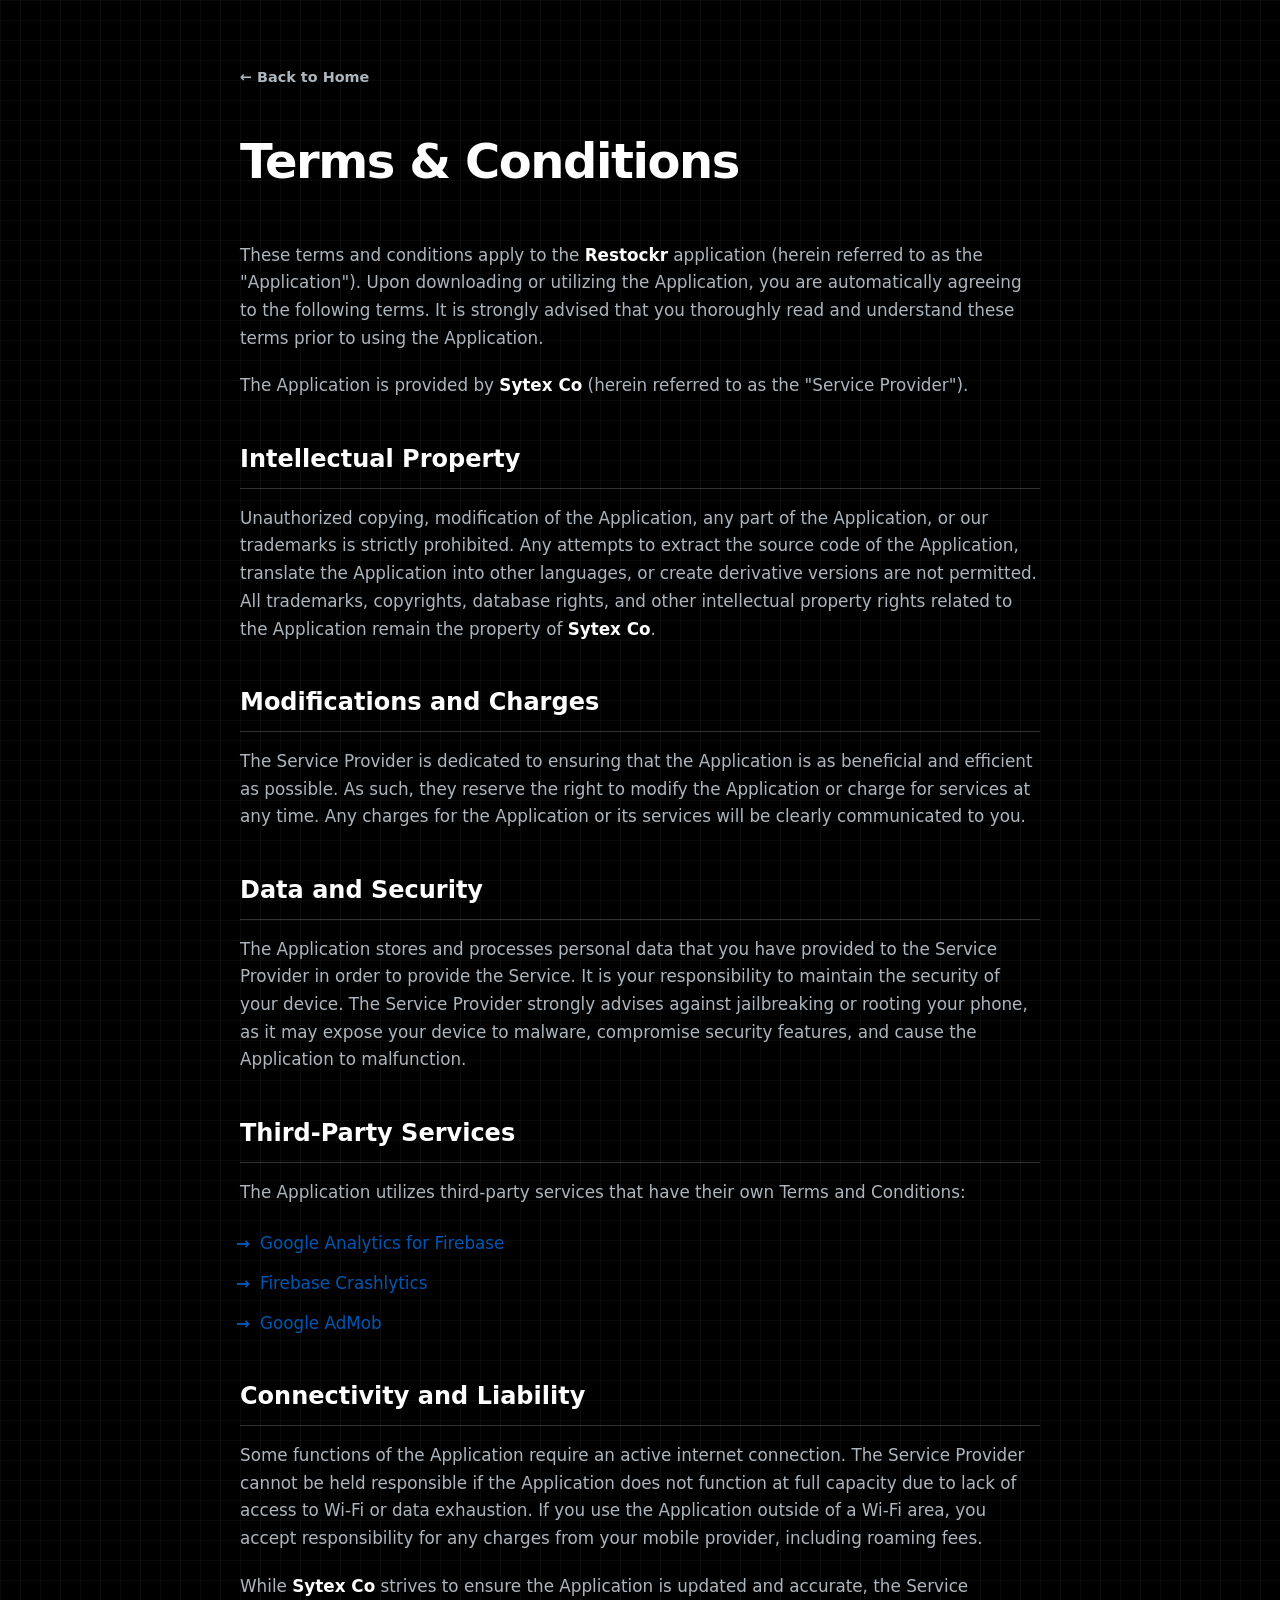
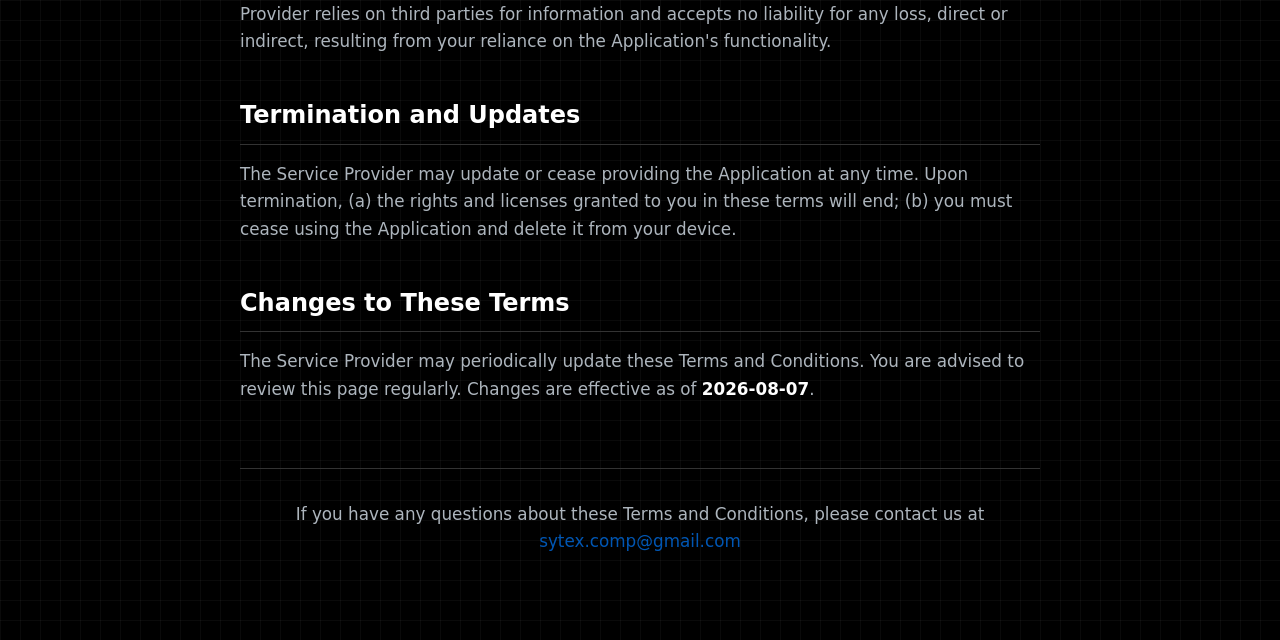
<file: terms-conditions.html>
<!DOCTYPE html>
<html lang="en">
<head>
    <meta charset="UTF-8">
    <meta name="viewport" content="width=device-width, initial-scale=1.0">
    <title>Terms & Conditions - Restockr</title>
    <style>
        * {
            margin: 0;
            padding: 0;
            box-sizing: border-box;
        }

        body {
            font-family: system-ui, -apple-system, BlinkMacSystemFont, "Segoe UI", Roboto, Helvetica, Arial, sans-serif;
            background-color: #000000;
            background-image: 
                linear-gradient(to right, rgba(255, 255, 255, 0.04) 1px, transparent 1px),
                linear-gradient(to bottom, rgba(255, 255, 255, 0.04) 1px, transparent 1px);
            background-size: 20px 20px;
            color: #ADB5BD;
            line-height: 1.65;
            display: flex;
            flex-direction: column;
            align-items: center;
            padding: 4rem 2rem;
        }

        .container {
            max-width: 800px;
            width: 100%;
        }

        .back-nav {
            margin-bottom: 2rem;
        }

        .back-nav a {
            color: #ADB5BD;
            text-decoration: none;
            font-size: 0.9rem;
            font-weight: 600;
            transition: color 0.2s ease;
        }

        .back-nav a:hover {
            color: #0056b3;
        }

        h1 {
            font-size: 3rem;
            font-weight: 800;
            letter-spacing: -0.03em;
            margin-bottom: 2.5rem;
            color: #FFFFFF;
        }

        h2 {
            font-size: 1.5rem;
            font-weight: 700;
            color: #FFFFFF;
            margin: 2.5rem 0 1rem 0;
            border-bottom: 1px solid #333333;
            padding-bottom: 0.5rem;
        }

        p {
            margin-bottom: 1.25rem;
            font-size: 1.05rem;
        }

        strong {
            color: #FFFFFF;
            font-weight: 700;
        }

        ul {
            margin: 1.5rem 0;
            padding-left: 1.25rem;
            list-style-type: none;
        }

        li {
            margin-bottom: 0.75rem;
            position: relative;
            font-size: 1.05rem;
        }

        li::before {
            content: "→";
            position: absolute;
            left: -1.5rem;
            color: #0056b3;
            font-weight: bold;
        }

        a {
            color: #0056b3;
            text-decoration: none;
            transition: color 0.2s ease;
        }

        a:hover {
            color: #1E5BB3;
            text-decoration: underline;
        }

        .footer-note {
            margin-top: 4rem;
            padding-top: 2rem;
            border-top: 1px solid #333333;
            text-align: center;
            font-size: 0.875rem;
        }

        @media (max-width: 480px) {
            body {
                padding: 2rem 1.5rem;
            }
            h1 {
                font-size: 2.25rem;
            }
            h2 {
                font-size: 1.25rem;
            }
            p, li {
                font-size: 1rem;
            }
        }
    </style>
</head>
<body>
    <main class="container">
        <div class="back-nav">
            <a href="index.html">← Back to Home</a>
        </div>

        <h1>Terms & Conditions</h1>

        <p>These terms and conditions apply to the <strong>Restockr</strong> application (herein referred to as the "Application"). Upon downloading or utilizing the Application, you are automatically agreeing to the following terms. It is strongly advised that you thoroughly read and understand these terms prior to using the Application.</p>

        <p>The Application is provided by <strong>Sytex Co</strong> (herein referred to as the "Service Provider").</p>

        <h2>Intellectual Property</h2>
        <p>Unauthorized copying, modification of the Application, any part of the Application, or our trademarks is strictly prohibited. Any attempts to extract the source code of the Application, translate the Application into other languages, or create derivative versions are not permitted. All trademarks, copyrights, database rights, and other intellectual property rights related to the Application remain the property of <strong>Sytex Co</strong>.</p>

        <h2>Modifications and Charges</h2>
        <p>The Service Provider is dedicated to ensuring that the Application is as beneficial and efficient as possible. As such, they reserve the right to modify the Application or charge for services at any time. Any charges for the Application or its services will be clearly communicated to you.</p>

        <h2>Data and Security</h2>
        <p>The Application stores and processes personal data that you have provided to the Service Provider in order to provide the Service. It is your responsibility to maintain the security of your device. The Service Provider strongly advises against jailbreaking or rooting your phone, as it may expose your device to malware, compromise security features, and cause the Application to malfunction.</p>

        <h2>Third-Party Services</h2>
        <p>The Application utilizes third-party services that have their own Terms and Conditions:</p>
        <ul>
            <li><a href="https://www.google.com/analytics/terms/" target="_blank" rel="noopener noreferrer">Google Analytics for Firebase</a></li>
            <li><a href="https://firebase.google.com/terms/crashlytics" target="_blank" rel="noopener noreferrer">Firebase Crashlytics</a></li>
            <li><a href="https://policies.google.com/privacy" target="_blank" rel="noopener noreferrer">Google AdMob</a></li>
        </ul>

        <h2>Connectivity and Liability</h2>
        <p>Some functions of the Application require an active internet connection. The Service Provider cannot be held responsible if the Application does not function at full capacity due to lack of access to Wi-Fi or data exhaustion. If you use the Application outside of a Wi-Fi area, you accept responsibility for any charges from your mobile provider, including roaming fees.</p>
        
        <p>While <strong>Sytex Co</strong> strives to ensure the Application is updated and accurate, the Service Provider relies on third parties for information and accepts no liability for any loss, direct or indirect, resulting from your reliance on the Application's functionality.</p>

        <h2>Termination and Updates</h2>
        <p>The Service Provider may update or cease providing the Application at any time. Upon termination, (a) the rights and licenses granted to you in these terms will end; (b) you must cease using the Application and delete it from your device.</p>

        <h2>Changes to These Terms</h2>
        <p>The Service Provider may periodically update these Terms and Conditions. You are advised to review this page regularly. Changes are effective as of <strong>2026-08-07</strong>.</p>

        <div class="footer-note">
            <p>If you have any questions about these Terms and Conditions, please contact us at <a href="mailto:sytex.comp@gmail.com">sytex.comp@gmail.com</a></p>
        </div>
    </main>
</body>
</html>
</file>
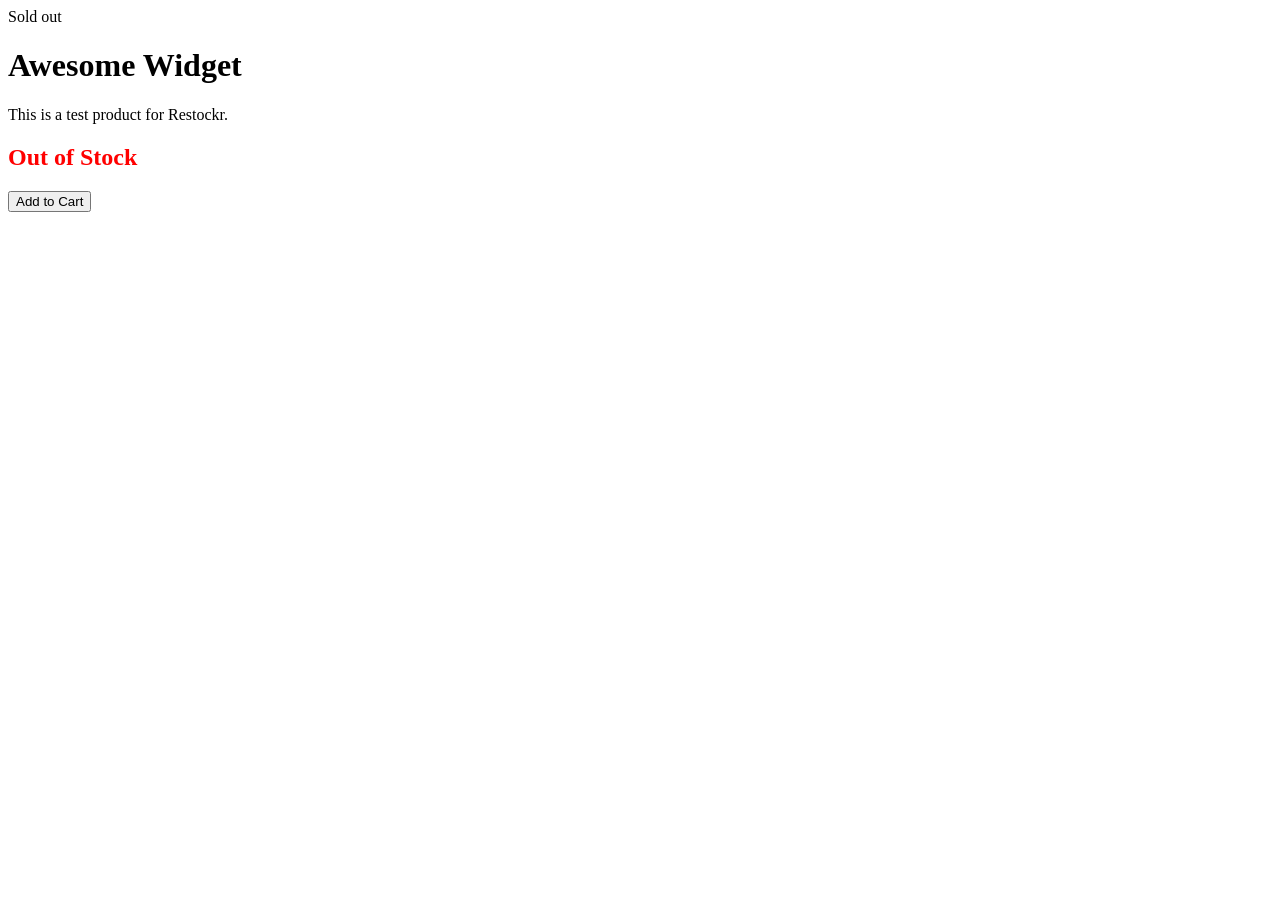
<file: testapp.html>
<!DOCTYPE html>
<html lang="en">
<head>
    <meta charset="UTF-8">
    <meta name="viewport" content="width=device-width, initial-scale=1.0">
    <meta property="og:availability" content="Sold Out" />
    <title>Dummy Product - Not Available</title>
    <status>Sold out</status>
</head>
<body>
    <h1>Awesome Widget</h1>
    <p>This is a test product for Restockr.</p>
    <h2 style="color: red;">Out of Stock</h2>
    <button>Add to Cart</button>
</body>
</html>
</file>
